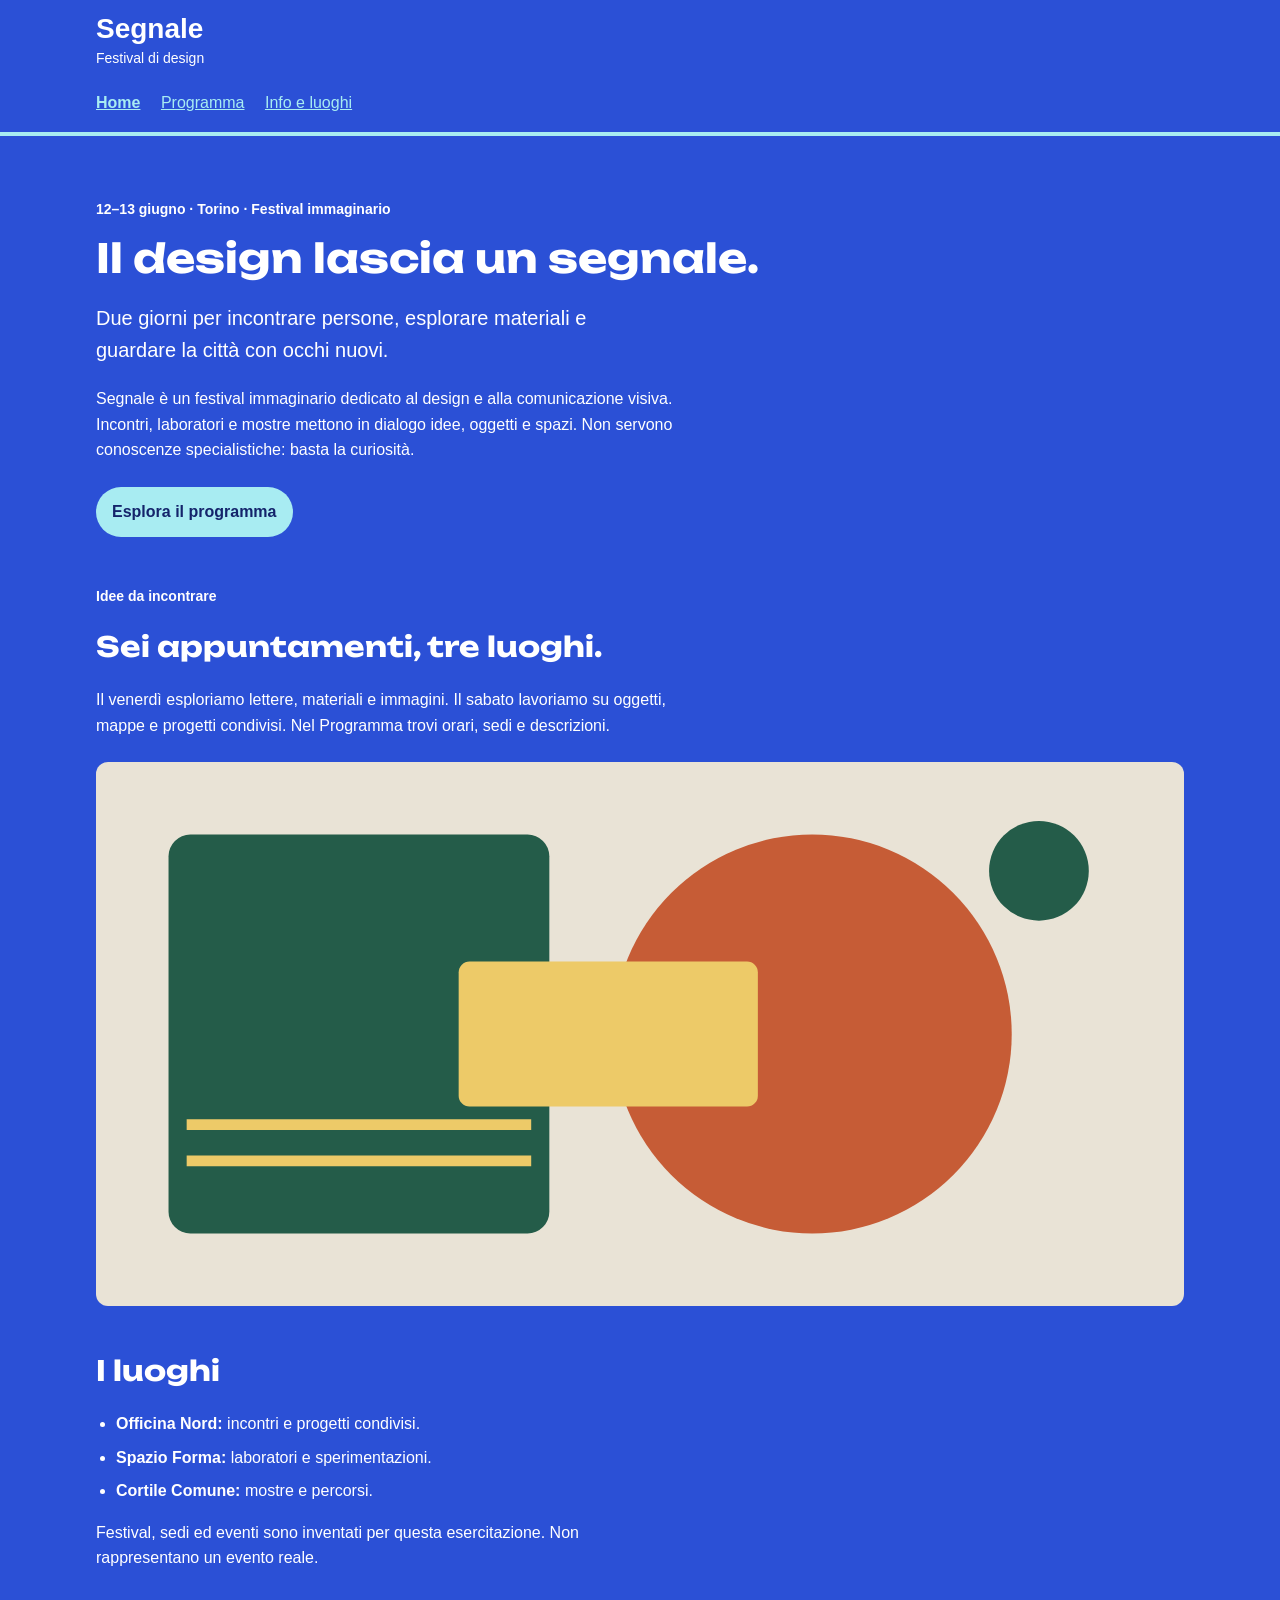
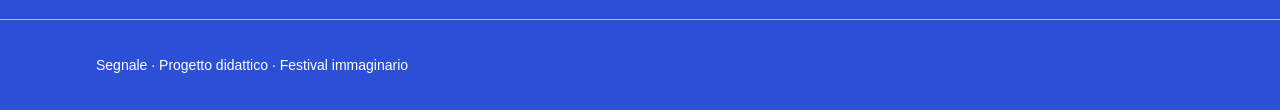
<file: index.html>
<!doctype html>
<html lang="it">
<head>
  <meta charset="utf-8">
  <meta name="viewport" content="width=device-width, initial-scale=1">
  <title>Segnale — Festival di design</title>
  <link rel="preconnect" href="https://fonts.googleapis.com">
  <link rel="preconnect" href="https://fonts.gstatic.com" crossorigin>
  <link href="https://fonts.googleapis.com/css2?family=Unbounded:wght@500;700&display=swap" rel="stylesheet">
  <link rel="stylesheet" href="style.css">
</head>
<body>
  <a class="skip-link" href="#contenuto">Vai al contenuto</a>
  <header class="site-header">
    <div class="container">
      <a class="brand" href="index.html">Segnale<span>Festival di design</span></a>
      <nav aria-label="Navigazione principale">
        <a href="index.html" aria-current="page">Home</a>
        <a href="programma.html">Programma</a>
        <a href="info.html">Info e luoghi</a>
      </nav>
    </div>
  </header>

  <main id="contenuto" class="container">
    <section class="intro" aria-labelledby="titolo-home">
      <p class="eyebrow">12–13 giugno · Torino · Festival immaginario</p>
      <h1 id="titolo-home">Il design lascia un segnale.</h1>
      <p class="lead">Due giorni per incontrare persone, esplorare materiali e guardare la città con occhi nuovi.</p>
      <p class="reading-text">Segnale è un festival immaginario dedicato al design e alla comunicazione visiva. Incontri, laboratori e mostre mettono in dialogo idee, oggetti e spazi. Non servono conoscenze specialistiche: basta la curiosità.</p>
      <!-- Da completare: anche questo collegamento deve aprire il Programma. -->
      <a class="button-link" href="programma.html">Esplora il programma</a>
    </section>

    <section class="content-section" aria-labelledby="titolo-festival">
      <p class="eyebrow">Idee da incontrare</p>
      <h2 id="titolo-festival">Sei appuntamenti, tre luoghi.</h2>
      <p class="reading-text">Il venerdì esploriamo lettere, materiali e immagini. Il sabato lavoriamo su oggetti, mappe e progetti condivisi. Nel Programma trovi orari, sedi e descrizioni.</p>
      <img class="festival-image" src="assets/festival.svg" alt="Composizione geometrica di cerchi e rettangoli nei colori del festival" width="1200" height="600">
    </section>

    <section class="content-section" aria-labelledby="titolo-luoghi">
      <h2 id="titolo-luoghi">I luoghi</h2>
      <ul class="venues">
        <li><strong>Officina Nord:</strong> incontri e progetti condivisi.</li>
        <li><strong>Spazio Forma:</strong> laboratori e sperimentazioni.</li>
        <li><strong>Cortile Comune:</strong> mostre e percorsi.</li>
      </ul>
      <p class="reading-text">Festival, sedi ed eventi sono inventati per questa esercitazione. Non rappresentano un evento reale.</p>
    </section>
  </main>

  <footer class="site-footer"><div class="container"><p>Segnale · Progetto didattico · Festival immaginario</p></div></footer>
</body>
</html>
</file>
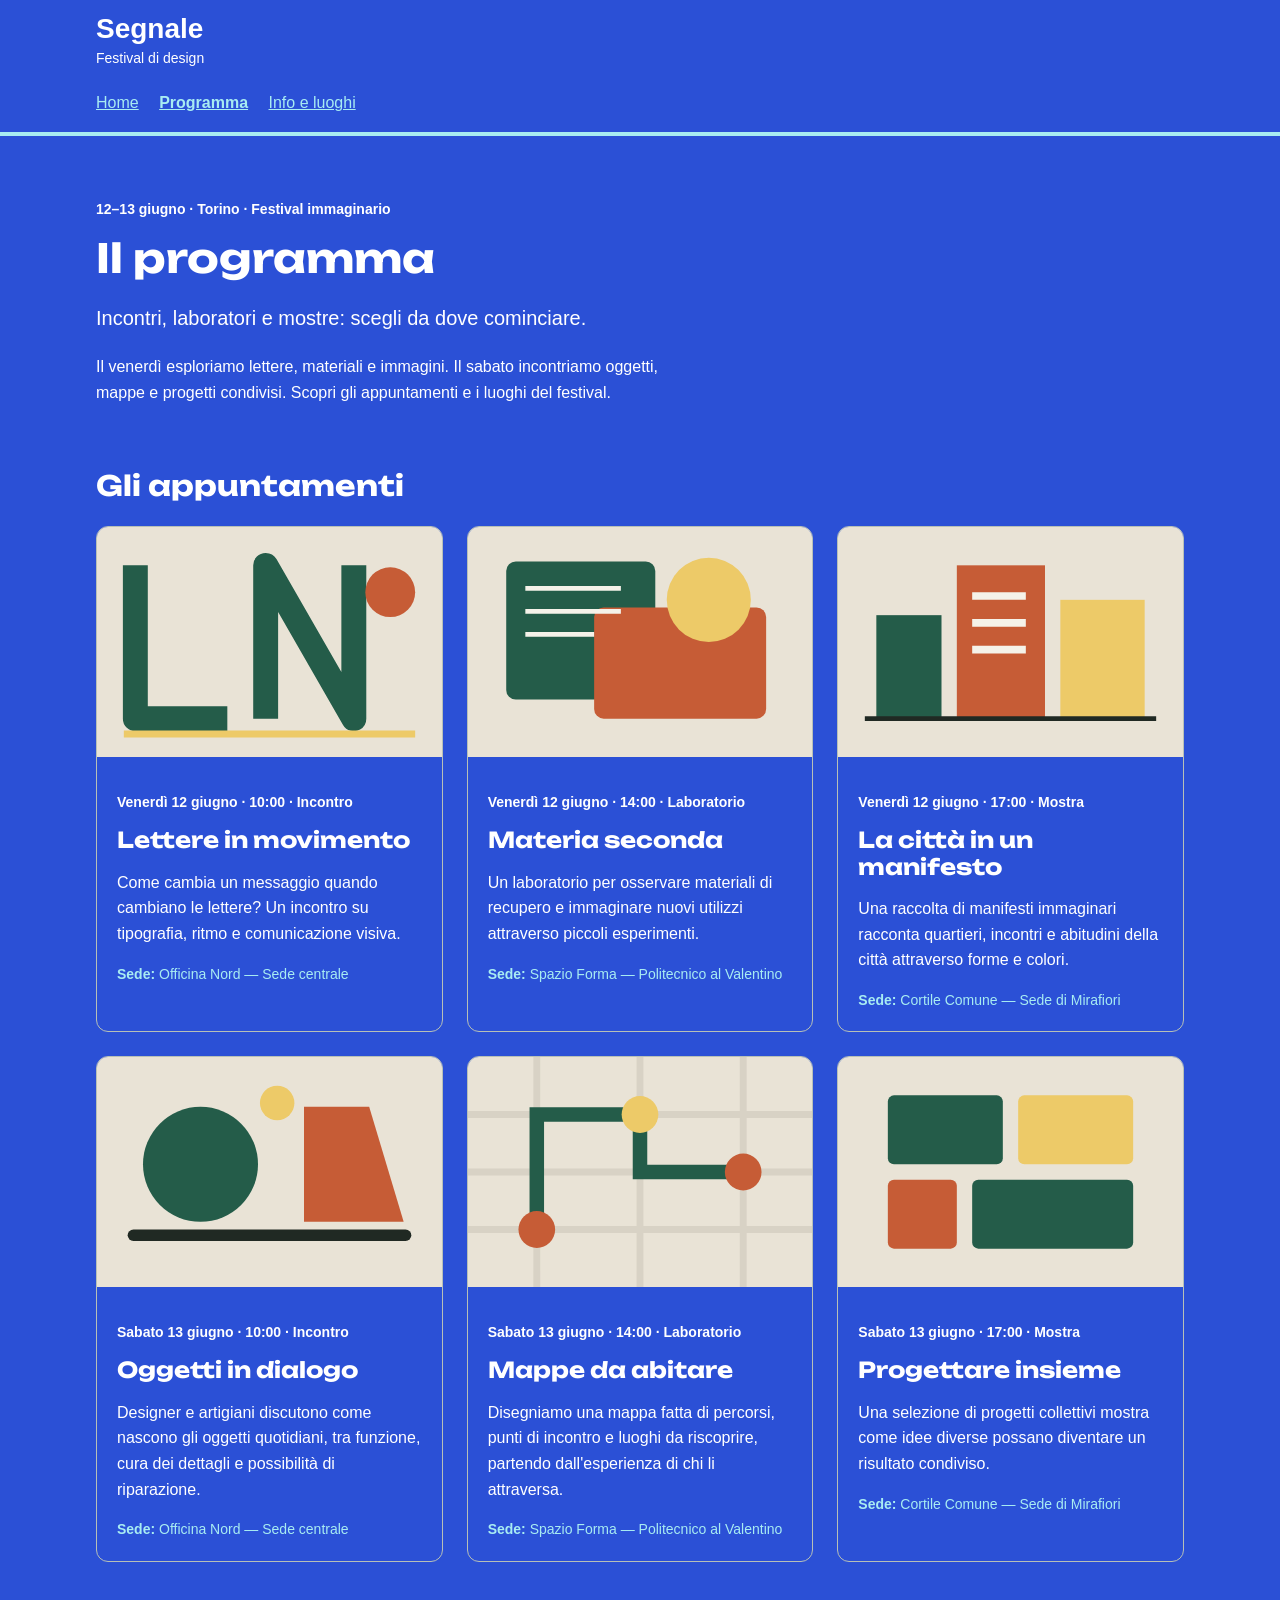
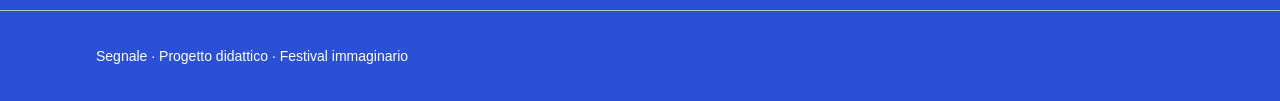
<file: programma.html>
<!doctype html>
<html lang="it">
<head>
  <meta charset="utf-8">
  <meta name="viewport" content="width=device-width, initial-scale=1">
  <title>Programma — Segnale</title>
  <link rel="preconnect" href="https://fonts.googleapis.com">
  <link rel="preconnect" href="https://fonts.gstatic.com" crossorigin>
  <link href="https://fonts.googleapis.com/css2?family=Unbounded:wght@500;700&display=swap" rel="stylesheet">
  <link rel="stylesheet" href="style.css">
</head>
<body>
  <a class="skip-link" href="#contenuto">Vai al contenuto</a>
  <header class="site-header">
    <div class="container">
      <a class="brand" href="index.html">Segnale<span>Festival di design</span></a>
      <nav aria-label="Navigazione principale">
        <a href="index.html">Home</a>
        <a href="programma.html" aria-current="page">Programma</a>
        <a href="info.html">Info e luoghi</a>
      </nav>
    </div>
  </header>

  <main id="contenuto" class="container">
    <section class="intro" aria-labelledby="titolo-programma">
      <p class="eyebrow">12–13 giugno · Torino · Festival immaginario</p>
      <h1 id="titolo-programma">Il programma</h1>
      <p class="lead">Incontri, laboratori e mostre: scegli da dove cominciare.</p>
      <p class="reading-text">Il venerdì esploriamo lettere, materiali e immagini. Il sabato incontriamo oggetti, mappe e progetti condivisi. Scopri gli appuntamenti e i luoghi del festival.</p>
    </section>

    <section class="content-section" aria-labelledby="titolo-eventi">
      <h2 id="titolo-eventi">Gli appuntamenti</h2>
      <p id="stato-programma" class="reading-text" aria-live="polite">Caricamento del programma in corso...</p>
      <div id="griglia-eventi" class="event-grid"></div>
    </section>
  </main>

  <footer class="site-footer"><div class="container"><p>Segnale · Progetto didattico · Festival immaginario</p></div></footer>

  <script>
    function formattaData(isoDate) {
      const parti = isoDate.split('-');
      if (parti.length !== 3) return isoDate;
      const data = new Date(Number(parti[0]), Number(parti[1]) - 1, Number(parti[2]));
      const testo = data.toLocaleDateString('it-IT', {
        weekday: 'long',
        day: 'numeric',
        month: 'long'
      });
      return testo.charAt(0).toUpperCase() + testo.slice(1);
    }

    async function caricaProgramma() {
      const statoEl = document.getElementById('stato-programma');
      const grigliaEl = document.getElementById('griglia-eventi');

      try {
        const [rispostaEventi, rispostaSedi] = await Promise.all([
          fetch('dati/eventi.json'),
          fetch('dati/sedi.json')
        ]);

        if (!rispostaEventi.ok || !rispostaSedi.ok) {
          throw new Error('Impossibile leggere i file JSON');
        }

        const eventi = await rispostaEventi.json();
        const sedi = await rispostaSedi.json();

        if (!Array.isArray(eventi) || eventi.length === 0) {
          statoEl.textContent = 'Nessun evento in programma al momento.';
          return;
        }

        const mappaSedi = new Map(sedi.map(sede => [sede.id, sede.nome]));
        statoEl.hidden = true;

        eventi.forEach(evento => {
          const nomeSede = mappaSedi.get(evento.sede_id) || 'Sede da definire';

          const card = document.createElement('article');
          card.className = 'event-card';

          const img = document.createElement('img');
          img.src = evento.immagine;
          img.alt = evento.immagine_alt || '';
          img.width = 900;
          img.height = 600;

          const body = document.createElement('div');
          body.className = 'event-body';

          const meta = document.createElement('p');
          meta.className = 'event-meta';
          meta.textContent = `${formattaData(evento.data)} · ${evento.orario} · ${evento.categoria}`;

          const titolo = document.createElement('h3');
          titolo.textContent = evento.titolo;

          const descrizione = document.createElement('p');
          descrizione.textContent = evento.descrizione;

          const luogo = document.createElement('p');
          luogo.className = 'event-place';
          const etichettaSede = document.createElement('strong');
          etichettaSede.textContent = 'Sede: ';
          luogo.append(etichettaSede, document.createTextNode(nomeSede));

          body.append(meta, titolo, descrizione, luogo);
          card.append(img, body);
          grigliaEl.appendChild(card);
        });
      } catch (errore) {
        statoEl.hidden = false;
        statoEl.textContent = 'Errore nel caricamento del programma: impossibile leggere i dati.';
      }
    }

    caricaProgramma();
  </script>
  
</body>
</html>
</file>
<file: style.css>
:root {
  --colore-sfondo: #2b50d6;          /* blu elettrico di fondo */
  --colore-testo: #ffffff;           /* testo su fondo blu */
  --colore-primario: #a8ecf2;        /* turchese chiaro: titoli, link, dettagli */
  --colore-primario-scuro: #14246b;  /* blu notte: testo su schede bianche e hover */
  --colore-accento: #f5922f;         /* arancio: pulsante e filetto dell'intestazione */
  --colore-accento-chiaro: #ffb066;
  --colore-secondario: #dbe4ff;      /* testo secondario su fondo blu */
  --colore-secondario-scheda: #3a4a8a; /* testo secondario su schede bianche */
  --font-testo: Arial, Helvetica, sans-serif;
  /* Carattere web: Unbounded (Google Fonts), caricato dal link nell'head */
  --font-titoli: "Unbounded", "Arial Black", Arial, sans-serif;
  }

* {
  box-sizing: border-box;
}

body {
  margin: 0;
  background: var(--colore-sfondo);
  color: var(--colore-testo);
  font-family: var(--font-testo);
  font-size: 1rem;
  line-height: 1.6;
}

html {
  scroll-padding-top: 11rem;
}

.skip-link {
  z-index: 1100;
}

a {
  color: var(--colore-primario);
}

a:hover {
  text-decoration-thickness: 3px;
}

a:focus-visible {
  outline: 3px solid var(--colore-testo);
  outline-offset: 4px;
}

.container {
  width: 92%;
  max-width: 68rem;
  margin: 0 auto;
}

.site-header {
  position: sticky;
  top: 0;
  z-index: 1000;
  padding: 0.75rem 0;
  border-bottom: 4px solid var(--colore-primario);
  background: var(--colore-sfondo);
}

.brand {
  display: inline-block;
  color: var(--colore-testo);
  font-size: 1.75rem;
  font-weight: bold;
  line-height: 1.2;
  text-decoration: none;
}

.brand span {
  display: block;
  margin-top: 0.25rem;
  font-size: 0.875rem;
  font-weight: normal;
}

nav {
  margin-top: 1rem;
}

nav a {
  display: inline-block;
  margin-right: 1rem;
  padding: 0.25rem 0;
}

nav a[aria-current="page"] {
  font-weight: bold;
}

.intro {
  padding: 3rem 0 1rem;
}

.eyebrow,
.event-meta {
  color: var(--colore-testo);
  font-size: 0.875rem;
  font-weight: bold;
}

h1,
h2,
h3 {
  font-family: var(--font-titoli);
  line-height: 1.2;
}

h1 {
  max-width: 18ch;
  margin: 0.75rem 0 1.25rem;
  font-size: 2.5rem;
}

h2 {
  font-size: 1.75rem;
}

h3 {
  margin: 0.5rem 0 0.75rem;
  font-size: 1.375rem;
}

.lead {
  max-width: 48ch;
  font-size: 1.25rem;
}

.reading-text {
  max-width: 65ch;
}

.button-link {
  display: inline-block;
  margin-top: 0.5rem;
  padding: 0.75rem 1rem;
  border-radius: 5rem;
  background: var(--colore-primario);
  color: #14246b;
  font-weight: bold;
  text-decoration: none;
}

.button-link:hover {
  background: var(--colore-primario-scuro);
  color: var(--colore-testo);
}

.content-section {
  margin: 2rem 0 3rem;
}

.festival-image {
  display: block;
  width: 100%;
  max-width: 54rem;
  height: auto;
  margin-top: 1.5rem;
  border-radius: 0.75rem;
}

.venues {
  padding-left: 1.25rem;
}

.venues li {
  margin-bottom: 0.5rem;
}

.event-grid {
  display: grid;
  grid-template-columns: minmax(0, 1fr);
  gap: 1.5rem;
}

.event-card {
  min-width: 0;
  margin-bottom: 0;
  overflow: hidden;
  border: 1px solid #b7c0b7;
  border-radius: 0.75rem;
  background: var(--colore-sfondo);
}

.event-card img,
.festival-image {
  display: block;
  width: 100%;
  max-width: 100%;
  height: auto;
}

.event-body {
  min-width: 0;
  padding: 1.25rem;
  overflow-wrap: anywhere;
}

.event-body p:last-child {
  margin-bottom: 0;
}

.event-place {
  color: var(--colore-primario);
  font-size: 0.875rem;
}

.site-footer {
  padding: 1.25rem 0;
  border-top: 1px solid #b7c0b7;
  color: var(--colore-testo);
  font-size: 0.875rem;
}

.skip-link {
  position: absolute;
  top: -6rem;
  left: 1rem;
  padding: 0.75rem 1rem;
  background: #ffffff;
  color: var(--colore-testo);
}

.skip-link:focus {
  top: 1rem;
}

@media (min-width: 600px) {
  .event-grid {
    grid-template-columns: repeat(2, minmax(0, 1fr));
  }
}

@media (min-width: 1024px) {
  .event-grid {
    grid-template-columns: repeat(3, minmax(0, 1fr));
  }
}

.pagina-luoghi nav {
  display: flex;
  flex-wrap: wrap;
  gap: 0.25rem 1rem;
}
 
.pagina-luoghi nav a {
  margin-right: 0;
}
 
.pagina-luoghi img {
  display: block;
  max-width: 100%;
  height: auto;
}
 
.pagina-luoghi *,
.pagina-luoghi *::before,
.pagina-luoghi *::after {
  min-width: 0;
}
 
/* ---------- Pagina Info e luoghi ---------- */
 
/* Galleria Swiper */
.gallery {
  max-width: 54rem;
}
 
.galleria-sedi {
  width: 100%;
  overflow: hidden;
  border: 1px solid #b7c0b7;
  border-radius: 0.75rem;
  background: var(--colore-sfondo);
}
 
.galleria-sedi .swiper-slide {
  margin: 0;
  height: auto;
}
 
.galleria-sedi .swiper-slide img {
  width: 100%;
  aspect-ratio: 3 / 2;
  object-fit: cover;
}
 
.galleria-sedi figcaption {
  padding: 1rem 1.25rem 1.25rem;
  color: var(--colore-testo);
}
 
.gallery-controls {
  display: flex;
  gap: 1rem;
  margin-top: 1rem;
}

.gallery {
  position: relative;
  max-width: 54rem;
}

.gallery-btn {
  position: absolute;
  z-index: 2;
  top: 50%;
  display: grid;
  place-items: center;
  width: 2.75rem;
  height: 2.75rem;
  padding: 0;
  transform: translateY(-50%);
  border: none;
  border-radius: 50%;
  background: rgba(32, 41, 35, 0.5);
  color: var(--colore-testo);
  font: inherit;
  font-size: 1.5rem;
  font-weight: bold;
  line-height: 1;
  cursor: pointer;
}

.gallery-prev {
  left: 0.75rem;
}

.gallery-next {
  right: 0.75rem;
}

.gallery-btn:hover {
  background: var(--colore-primario);
}

.gallery-btn:focus-visible {
  outline: 3px solid var(--colore-testo);
  outline-offset: 3px;
}

/* Mappa */
.map-wrap {
  width: 100%;
  max-width: 54rem;
}
 
#mappa-sedi {
  display: block;
  width: 100%;
  height: 22rem;
  border: 1px solid #b7c0b7;
  border-radius: 0.75rem;
}
 
/* Indirizzi */
.address-list {
  display: grid;
  grid-template-columns: minmax(0, 1fr);
  gap: 1.25rem;
  margin: 0 0 1.5rem;
  padding: 0;
  list-style: none;
}
 
.address-list li {
  padding: 1rem 1.25rem;
  border: 1px solid #b7c0b7;
  border-radius: 0.75rem;
  background: var(--colore-sfondo);
}
 
.address-list h3 {
  margin-top: 0;
}
 
.address-list p {
  margin: 0 0 0.5rem;
}
 
.credits {
  max-width: 65ch;
  color: var(--colore-secondario);
  font-size: 0.875rem;
}
 
@media (min-width: 768px) {
  .address-list {
    grid-template-columns: repeat(3, minmax(0, 1fr));
  }
 
  #mappa-sedi {
    height: 28rem;
  }
}
</file>
